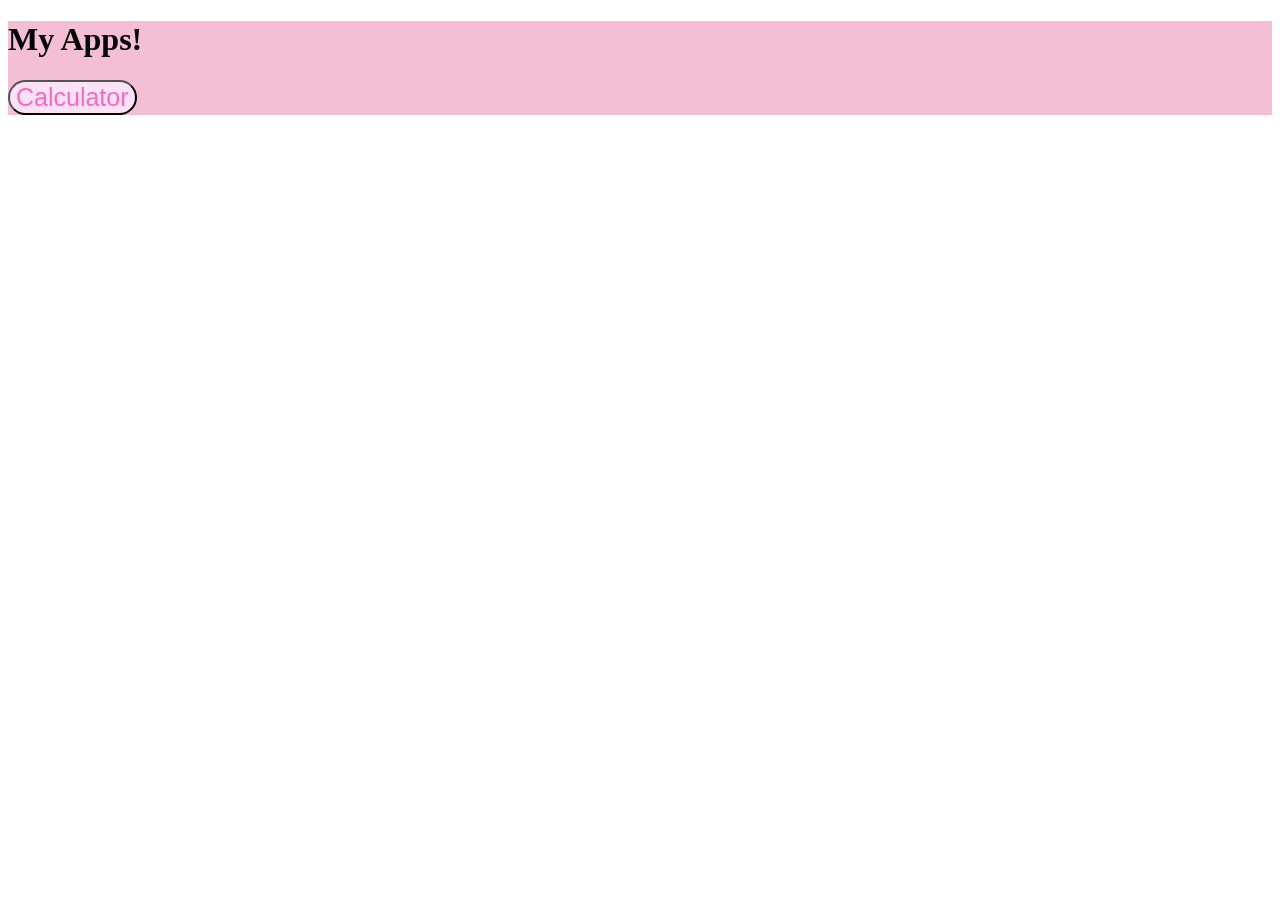
<file: Apps.html>
<!DOCTYPE html>
<html lang="en">
<head>
    <link rel="icon" type="image/png" href="media/15A54B8C-978A-44A6-AA77-D14038CFE1F2.PNG">
        <title>Apps</title>
</head>
<body>
    <header style="background-color: rgb(244, 190, 213);">
        <h1>My Apps!</h1>
        
        <a href="Calculator.html"
        target="_blank"
        title="Goes to Calculator">
            <button style="font-size: 25px; background-color: rgb(253, 226, 247); color: hotpink; border-radius: 25px;">Calculator</button>
        </a>
    </header>

    <main>

    </main>
</body>
</html>
</file>
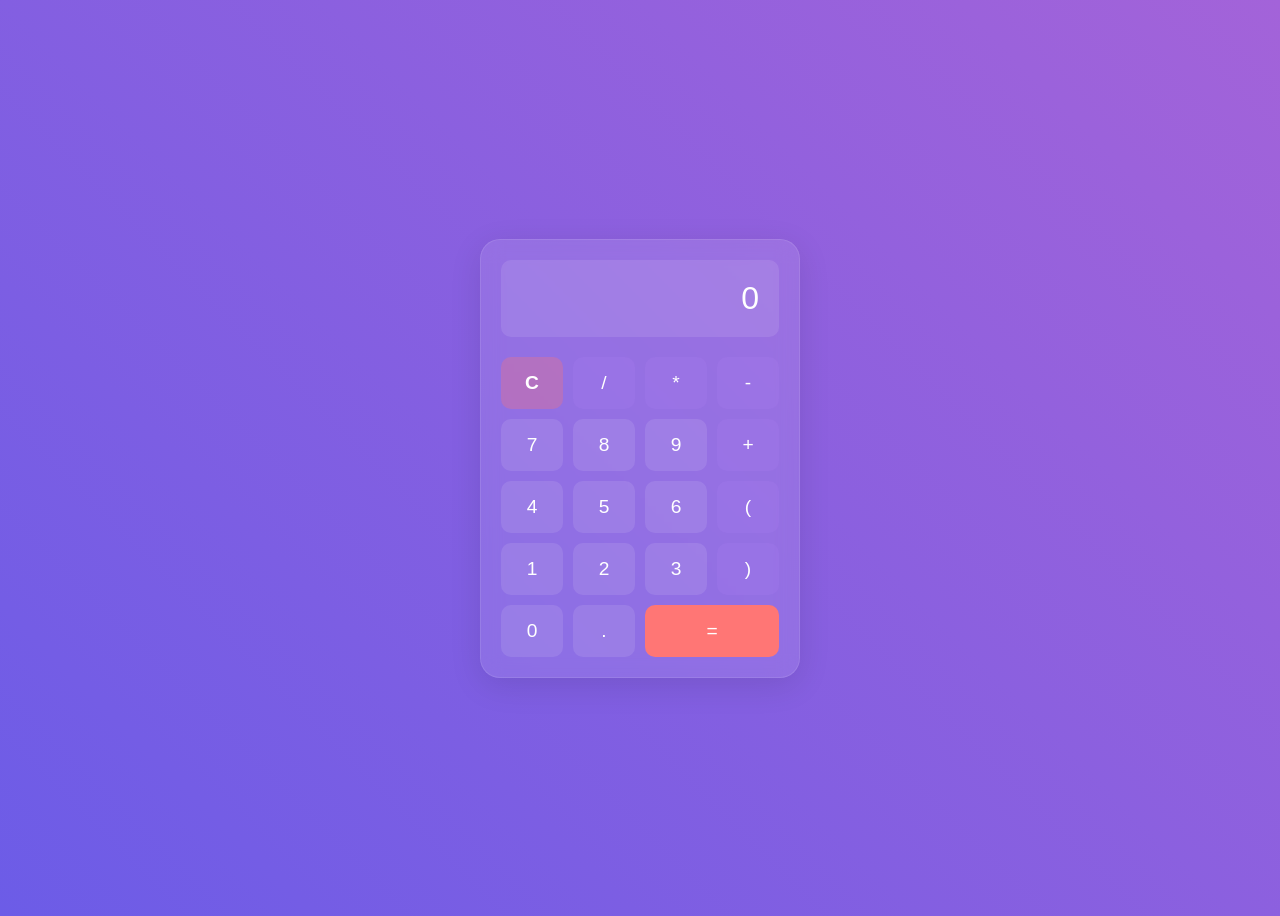
<file: Calculator.html>
<!DOCTYPE html>
<html>
<head>
    <link rel="icon" type="image/png" href="media/15A54B8C-978A-44A6-AA77-D14038CFE1F2.PNG">
        <title>Calculator</title>
        <!-- link to css -->
        <link rel="stylesheet" href="calculator.css">
</head>
<body>
    <div class="calculator">
        <div class="display">0</div>
        <div class="buttons">
            <button class="clear" onclick="clearDisplay()">C</button>
            <button class="operator" onclick="appendToDisplay('/')">/</button>
            <button class="operator" onclick="appendToDisplay('*')">*</button>
            <button class="operator" onclick="appendToDisplay('-')">-</button>
            <button onclick="appendToDisplay('7')">7</button>
            <button onclick="appendToDisplay('8')">8</button>
            <button onclick="appendToDisplay('9')">9</button>
            <button class="operator" onclick="appendToDisplay('+')">+</button>
            <button onclick="appendToDisplay('4')">4</button>
            <button onclick="appendToDisplay('5')">5</button>
            <button onclick="appendToDisplay('6')">6</button>
            <button class="operator" onclick="appendToDisplay('(')">(</button>
            <button onclick="appendToDisplay('1')">1</button>
            <button onclick="appendToDisplay('2')">2</button>
            <button onclick="appendToDisplay('3')">3</button>
            <button class="operator" onclick="appendToDisplay(')')">)</button>
            <button onclick="appendToDisplay('0')">0</button>
            <button onclick="appendToDisplay('.')">.</button>
            <button class="equals" onclick="calculate()" style="grid-column: span 2">=</button>
        </div>
    </div>
<!-- link to css -->
    <script src="calculator.js"> </script>



</body>
</html>
</file>
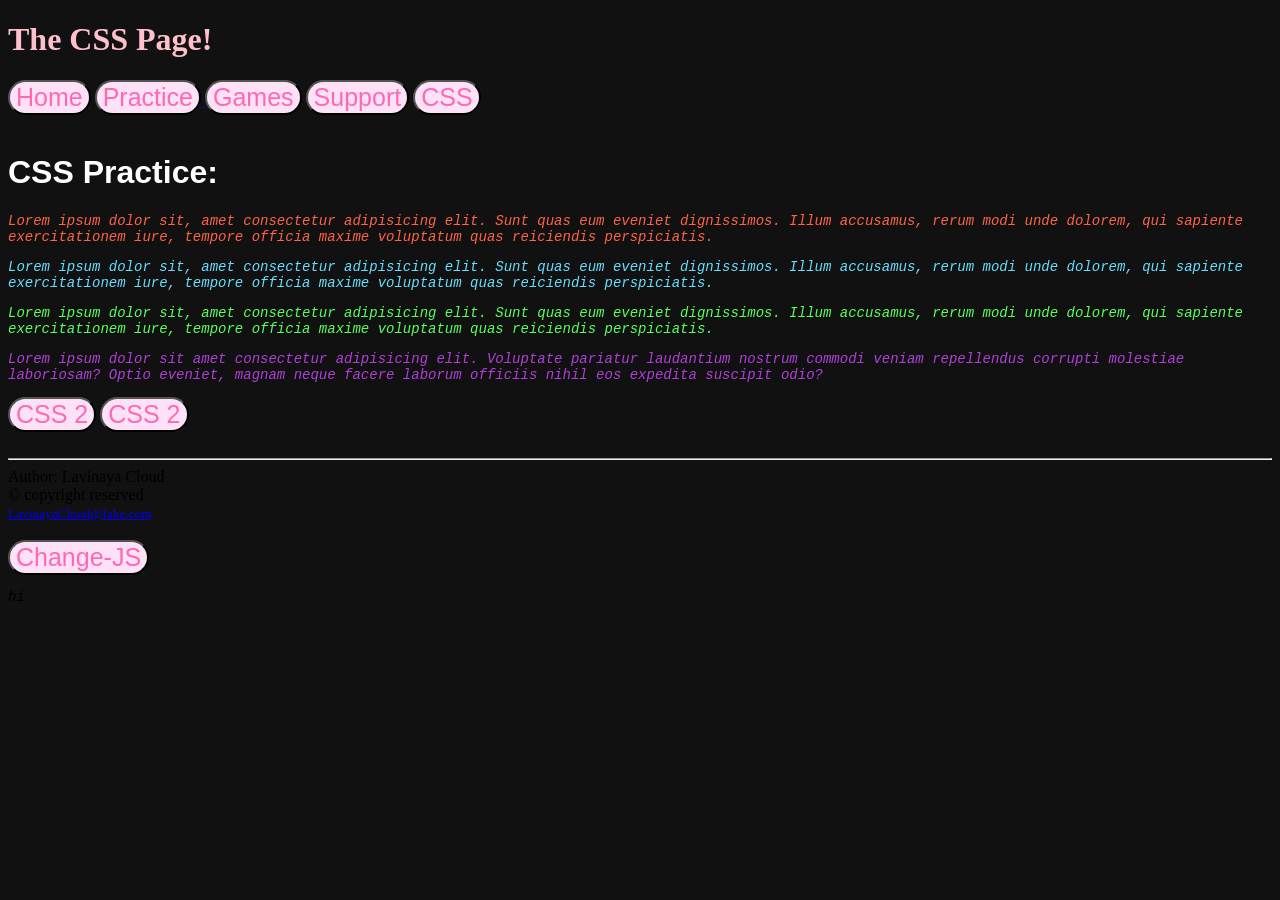
<file: CSS.html>
<!DOCTYPE html>
<html lang="en">
<head>
    <meta charset="UTF-8">
    <meta name="viewport" content="width=device-width, initial-scale=1.0">
    <link rel="icon" type="image/png" href="media/15A54B8C-978A-44A6-AA77-D14038CFE1F2.PNG">
    <title>My CSS Page</title>
    <link rel="stylesheet" href="style.css">
</head>
<body>
    <header>
            <h1 style=color:pink id="cssheader">The CSS Page! </h1>
        
            <a href="Home">
                <button style="font-size: 25px; background-color: rgb(253, 226, 247); color: hotpink; border-radius: 25px;">Home</button></a>
            <a href="Practice_Page.html"
            target="_blank"
            title="Goes to Practice Page">
                <button style="font-size: 25px; background-color: rgb(253, 226, 247); color: hotpink; border-radius: 25px;">Practice</button>
            </a>
            <a href="Games">
                <button style="font-size: 25px; background-color: rgb(253, 226, 247); color: hotpink; border-radius: 25px;">Games</button></a>
            <a href="Support!">
                <button style="font-size: 25px; background-color: rgb(253, 226, 247); color: hotpink; border-radius: 25px;">Support</button></a>
            <a href="CSS.html"
            target="_blank"
            title="Goes to CSS Page">
                <button style="font-size: 25px; background-color: rgb(253, 226, 247); color: hotpink; border-radius: 25px;">CSS</button></a>
                <br><br>
    </header>
    <main>
        <!-- CSS = Cascading Style Sheet -->
        <!-- Inline, Internal, External -->

        <h1 id="mainh1">CSS Practice:</h1>

        <p id="p1" class="odd">Lorem ipsum dolor sit, amet consectetur adipisicing elit. Sunt quas eum eveniet dignissimos. Illum accusamus, rerum modi unde dolorem, qui sapiente exercitationem iure, tempore officia maxime voluptatum quas reiciendis perspiciatis.
        </p>
        <p id="p2" class="even">Lorem ipsum dolor sit, amet consectetur adipisicing elit. Sunt quas eum eveniet dignissimos. Illum accusamus, rerum modi unde dolorem, qui sapiente exercitationem iure, tempore officia maxime voluptatum quas reiciendis perspiciatis.
        </p>
        <p id="p3" class="odd">Lorem ipsum dolor sit, amet consectetur adipisicing elit. Sunt quas eum eveniet dignissimos. Illum accusamus, rerum modi unde dolorem, qui sapiente exercitationem iure, tempore officia maxime voluptatum quas reiciendis perspiciatis.
        </p>
        <p id="p4" class="even">
        Lorem ipsum dolor sit amet consectetur adipisicing elit. Voluptate pariatur laudantium nostrum commodi veniam repellendus corrupti molestiae laboriosam? Optio eveniet, magnam neque facere laborum officiis nihil eos expedita suscipit odio?
        </p>

         <a href="CSS2.html"
            target="_blank"
            title="Goes to CSS Page 2">
                <button style="font-size: 25px; background-color: rgb(253, 226, 247); color: hotpink; border-radius: 25px;">CSS 2</button></a>
                
         <a href="Fonts.html"
            target="_blank"
            title="Goes to Fonts Page ">
                <button style="font-size: 25px; background-color: rgb(253, 226, 247); color: hotpink; border-radius: 25px;">CSS 2</button></a>
                
                <br><br>

    </main>
    <footer>
            <hr>
            Author: Lavinaya Cloud<br>
            &copy copyright reserved<br>
            <small><a href="LavinayaCloud@fake.com">LavinayaCloud@fake.com</a></small>
            <br><br>


        <button onclick="change()" style="font-size: 25px; background-color: rgb(253, 226, 247); color: hotpink; border-radius: 25px;">Change-JS</button>

        <p id="greeting">hi</p>
        <script>
            function change(){
                document.getElementById("greeting").innerHTML = "Goodbye";
            }
        </script>
        </footer>
</body>
</html>
</file>
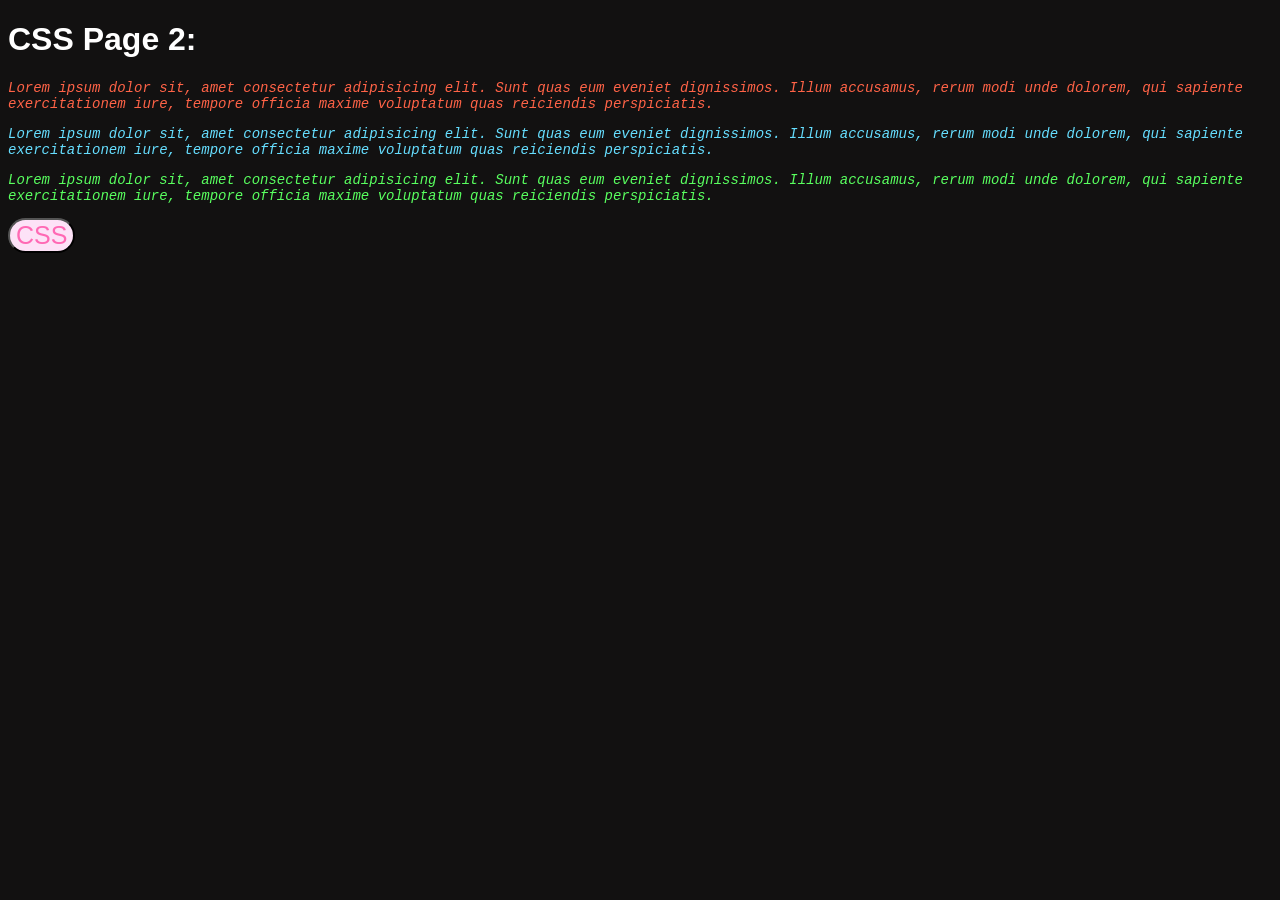
<file: CSS2.html>
<!DOCTYPE html>
<html lang="en">
<head>
    <meta charset="UTF-8">
    <meta name="viewport" content="width=device-width, initial-scale=1.0">
    <title>CSS 2</title>
    <link rel="stylesheet" href="style.css">
</head>
<body>

    <main>
    <h1 id="mainh1">CSS Page 2:</h1>

        <p id="p1" class="odd">Lorem ipsum dolor sit, amet consectetur adipisicing elit. Sunt quas eum eveniet dignissimos. Illum accusamus, rerum modi unde dolorem, qui sapiente exercitationem iure, tempore officia maxime voluptatum quas reiciendis perspiciatis.
        </p>
        <p id="p2" class="even">Lorem ipsum dolor sit, amet consectetur adipisicing elit. Sunt quas eum eveniet dignissimos. Illum accusamus, rerum modi unde dolorem, qui sapiente exercitationem iure, tempore officia maxime voluptatum quas reiciendis perspiciatis.
        </p>
        <p id="p3" class="odd">Lorem ipsum dolor sit, amet consectetur adipisicing elit. Sunt quas eum eveniet dignissimos. Illum accusamus, rerum modi unde dolorem, qui sapiente exercitationem iure, tempore officia maxime voluptatum quas reiciendis perspiciatis.
        </p>

    <a href="CSS.html"
            target="_blank"
            title="Goes to CSS Page">
                <button style="font-size: 25px; background-color: rgb(253, 226, 247); color: hotpink; border-radius: 25px;">CSS</button></a>
                <br><br>

    </main>
</body>
</html>
</file>
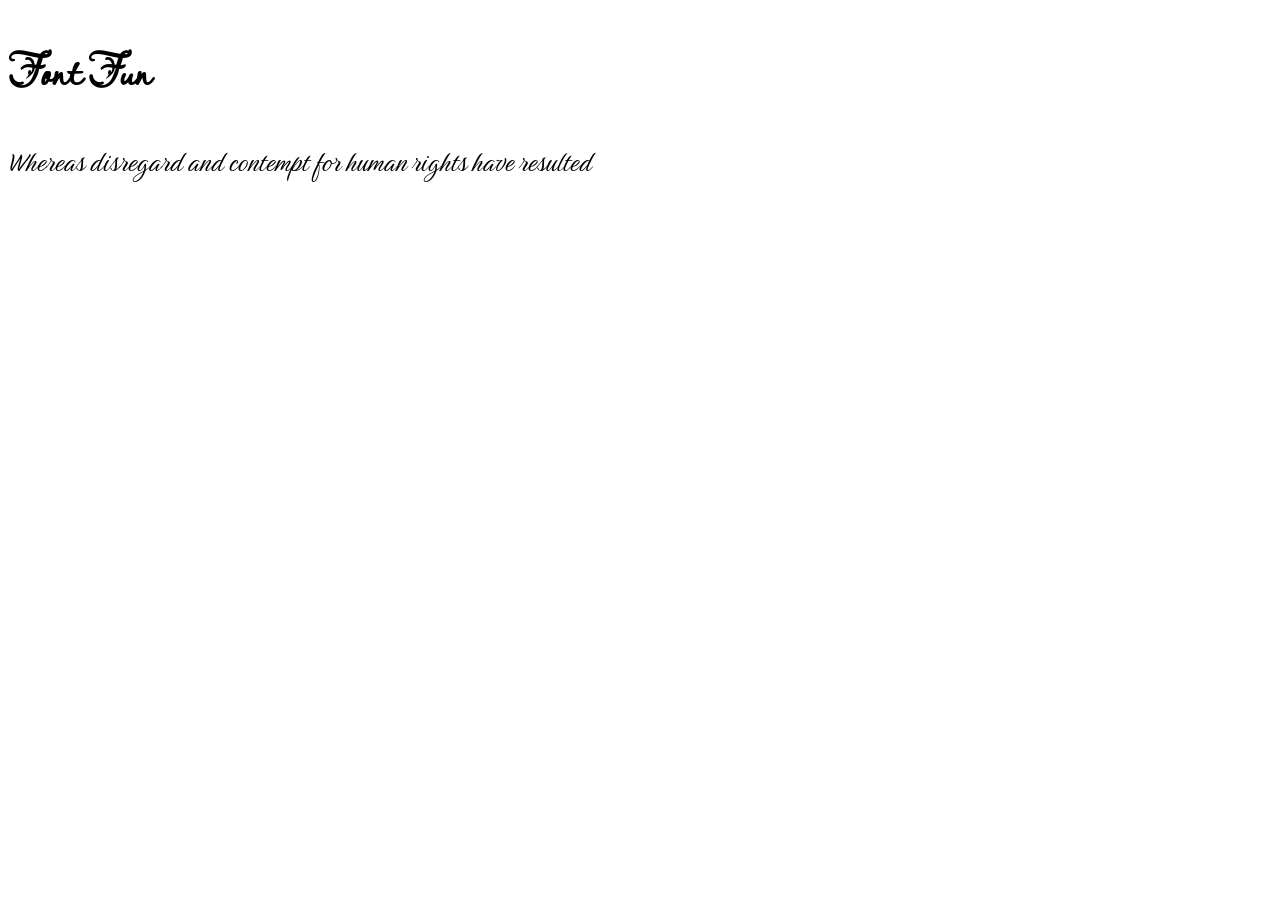
<file: Fonts.html>
<!DOCTYPE html>
<html lang="en">
<head>
    <meta charset="UTF-8">
    <meta name="viewport" content="width=device-width, initial-scale=1.0">
    <title>Font Fun</title>
    <link rel="stylesheet" href="fonts.css">
    </head>

<body>
    <h1>Font Fun</h1>
    <p>Whereas disregard and contempt for human rights have resulted</p>
</body>
</html>
</file>
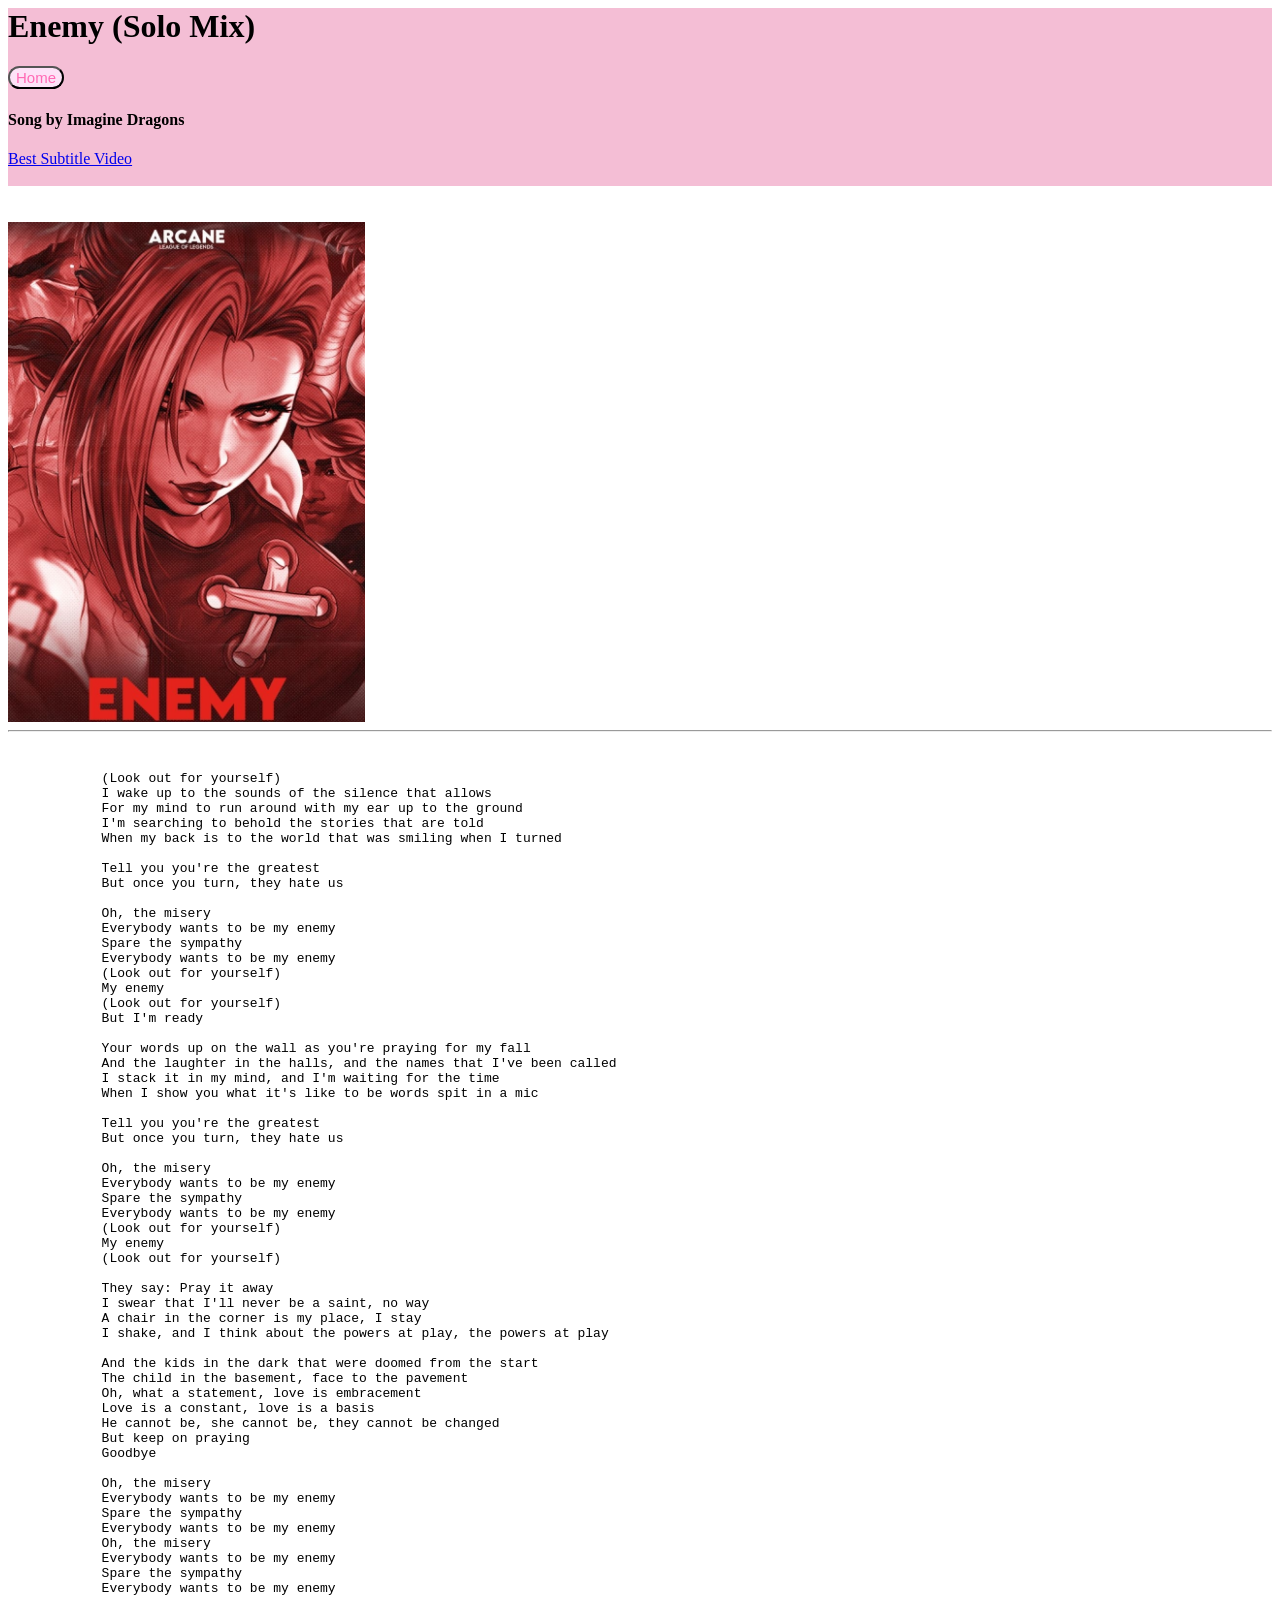
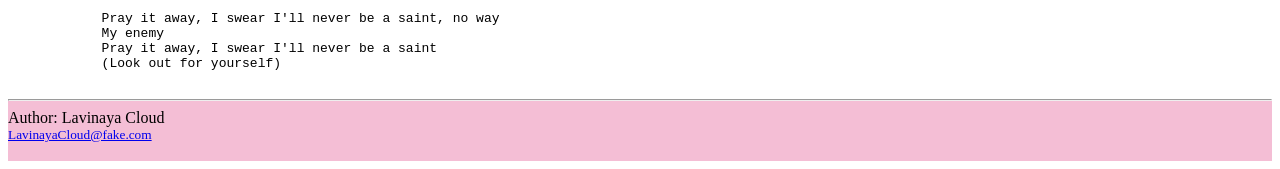
<file: lyrics.html>
<DOCTYPE html>
<html>
    <head>
        <title>My Song Lyrics</title>
    </head>
    <body>
        <header style="background-color: rgb(244, 190, 213);">
            <h1>Enemy (Solo Mix)</h1>
        
            <a href="Home">
                <button style="font-size: 15px; background-color: rgb(253, 226, 247); color: hotpink; border-radius: 25px;">Home</button></a>
        
            
            <h4>Song by Imagine Dragons</h4>
            <a href="https://www.youtube.com/watch?v=cp0KO42YXf4"
            target="_blank">
            Best Subtitle Video
            </a>

            <br><br>
        </header>

        <main>

        <br><br>

        <a href="https://www.youtube.com/watch?v=cp0KO42YXf4"
        target="_blank">
        <img src="media/a11f15ef9dac96d742e187c9d58d3a40.jpg"
        height="500"
        alt="album art cover">
        </a>

        <hr>
        <br>
        <pre>
            (Look out for yourself)
            I wake up to the sounds of the silence that allows
            For my mind to run around with my ear up to the ground
            I'm searching to behold the stories that are told
            When my back is to the world that was smiling when I turned

            Tell you you're the greatest
            But once you turn, they hate us

            Oh, the misery
            Everybody wants to be my enemy
            Spare the sympathy
            Everybody wants to be my enemy
            (Look out for yourself)
            My enemy
            (Look out for yourself)
            But I'm ready

            Your words up on the wall as you're praying for my fall
            And the laughter in the halls, and the names that I've been called
            I stack it in my mind, and I'm waiting for the time
            When I show you what it's like to be words spit in a mic

            Tell you you're the greatest
            But once you turn, they hate us

            Oh, the misery
            Everybody wants to be my enemy
            Spare the sympathy
            Everybody wants to be my enemy
            (Look out for yourself)
            My enemy
            (Look out for yourself)

            They say: Pray it away
            I swear that I'll never be a saint, no way
            A chair in the corner is my place, I stay
            I shake, and I think about the powers at play, the powers at play

            And the kids in the dark that were doomed from the start
            The child in the basement, face to the pavement
            Oh, what a statement, love is embracement
            Love is a constant, love is a basis
            He cannot be, she cannot be, they cannot be changed
            But keep on praying
            Goodbye

            Oh, the misery
            Everybody wants to be my enemy
            Spare the sympathy
            Everybody wants to be my enemy
            Oh, the misery
            Everybody wants to be my enemy
            Spare the sympathy
            Everybody wants to be my enemy

            Pray it away, I swear I'll never be a saint, no way
            My enemy
            Pray it away, I swear I'll never be a saint
            (Look out for yourself)
        </pre>

        </main>
        <footer style="background-color: rgb(244, 190, 213);">
            <hr>
            Author: Lavinaya Cloud<br>
            <small><a href="LavinayaCloud@fake.com">LavinayaCloud@fake.com</a></small>
            <br><br></footer>
    </body>
</html>    
</DOCTYPE>
</file>
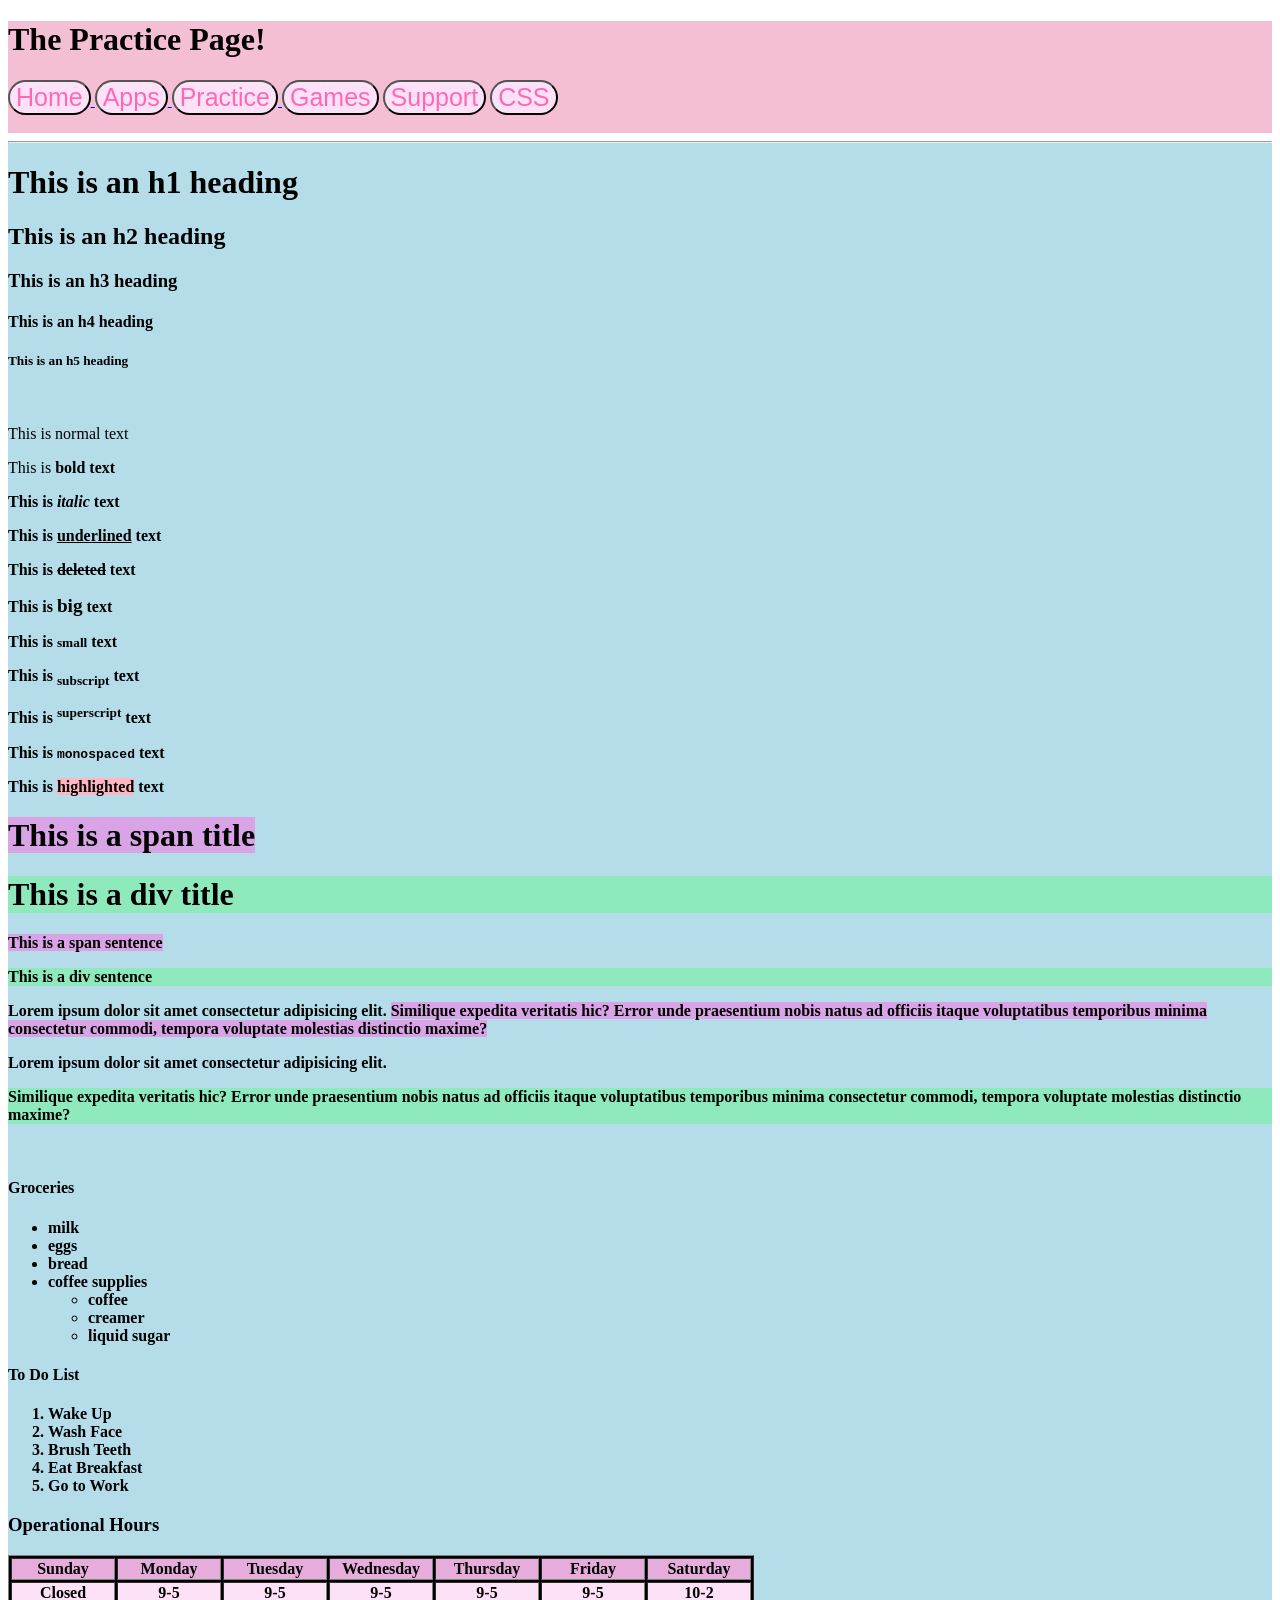
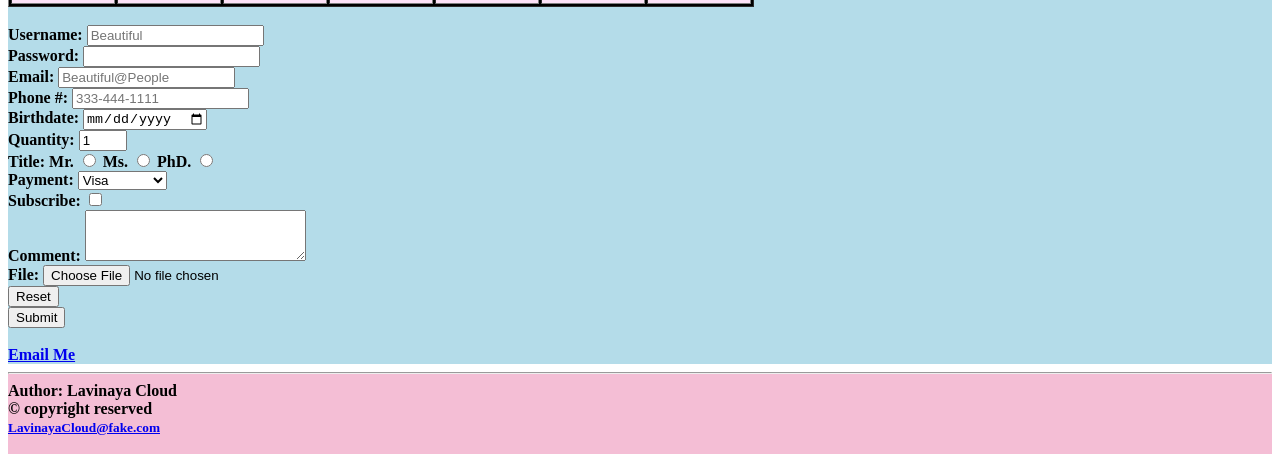
<file: Practice_Page.html>
<!DOCTYPE html>
<html lang="en">
<head>
    <meta charset="UTF-8">
    <meta name="viewport" content="width=device-width, initial-scale=1.0">

    <link rel="icon" type="image/png" href="media/15A54B8C-978A-44A6-AA77-D14038CFE1F2.PNG">
    <title>The Practice Page</title>
    <style>
        main{
            background-color: rgb(180, 220, 233);
        }
    </style>
    
</head>
<body>
    <header style="background-color: rgb(244, 190, 213);">
            <h1>The Practice Page!</h1>
        
            <a href="index.html"
            target="_blank"
            title="Goes to Home Page">
                <button style="font-size: 25px; background-color: rgb(253, 226, 247); color: hotpink; border-radius: 25px;">Home</button>
            </a>
            <a href="Apps.html"
            target="_blank"
            title="Goes to Apps Page">
                <button style="font-size: 25px; background-color: rgb(253, 226, 247); color: hotpink; border-radius: 25px;">Apps</button>
            </a>
            <a href="Practice_Page.html"
            target="_blank"
            title="Goes to Practice Page">
                <button style="font-size: 25px; background-color: rgb(253, 226, 247); color: hotpink; border-radius: 25px;">Practice</button>
            </a>
            <a href="Games">
                <button style="font-size: 25px; background-color: rgb(253, 226, 247); color: hotpink; border-radius: 25px;">Games</button></a>
            <a href="Support!">
                <button style="font-size: 25px; background-color: rgb(253, 226, 247); color: hotpink; border-radius: 25px;">Support</button></a>
            <a href="CSS.html"
            target="_blank"
            title="Goes to CSS Page">
                <button style="font-size: 25px; background-color: rgb(253, 226, 247); color: hotpink; border-radius: 25px;">CSS</button></a>
                <br><br>
        </header>
    <main>
    
    <hr>
        <h1>This is an h1 heading</h1>
        <h2>This is an h2 heading</h2>
        <h3>This is an h3 heading</h3>
        <h4>This is an h4 heading</h4>
        <h5>This is an h5 heading</h5>

        
        <br>

        <p>This is normal text</p>
        <p>This is <b>bold</bcat> text</p>
        <p>This is <i>italic</i> text</p>
        <p>This is <u>underlined</u> text</p>
        <p>This is <del>deleted</del> text</p>
        <p>This is <big>big</big> text</p>
        <p>This is <small>small</small> text</p>
        <p>This is <sub>subscript</sub> text</p>
        <p>This is <sup>superscript</sup> text</p>
        <p>This is <tt>monospaced</tt> text</p>
        <p>This is <mark style="background-color: lightpink;">highlighted</mark> text</p>

        <!-- This is a comment -->
        <!-- GROUP TOGETHER HTML -->
        <!-- <span> inline container to group elements for styling purposes -->
        <!-- <div> block container to group elements for styling purposes -->

        <h1><span style="background-color: rgb(217, 164, 230);">This is a span title</span></h1>
        <h1><div style="background-color: rgb(142, 234, 189);">This is a div title</div></h1>

        <p><span style="background-color: rgb(217, 164, 230);">This is a span sentence</span></p>
        <p><div style="background-color: rgb(142, 234, 189);">This is a div sentence</div></p>

        <p>Lorem ipsum dolor sit amet consectetur adipisicing elit. <span style="background-color: rgb(217, 164, 230);">Similique expedita veritatis hic? Error unde praesentium nobis natus ad officiis itaque voluptatibus temporibus minima consectetur commodi, tempora voluptate molestias distinctio maxime?</span></p>

        <p>Lorem ipsum dolor sit amet consectetur adipisicing elit. <div style="background-color: rgb(142, 234, 189);">Similique expedita veritatis hic? Error unde praesentium nobis natus ad officiis itaque voluptatibus temporibus minima consectetur commodi, tempora voluptate molestias distinctio maxime?</div></p>

        
       

        <br>

        <!-- Unordered List -->
        <h4>Groceries</h4> 
        <ul>
            <li>milk</li>
            <li>eggs</li>
            <li>bread</li>
            <li>coffee supplies</li>
            <ul>
                <li>coffee</li>
                <li>creamer</li>
                <li>liquid sugar</li>
            </ul>
        </ul>

        <!-- Ordered List -->
         <h4>To Do List</h4>
        <ol>
            <li>Wake Up</li>
            <li>Wash Face</li>
            <li>Brush Teeth</li>
            <li>Eat Breakfast</li>
            <li>Go to Work</li>
        </ol>

        <h3>Operational Hours</h3>

        <table border="1" style="background-color: black;">
            <tr align="center" style="background-color: rgb(230, 173, 220);">
                <th width="100">Sunday</th>
                <th width="100">Monday</th>
                <th width="100">Tuesday</th>
                <th width="100">Wednesday</th>
                <th width="100">Thursday</th>
                <th width="100">Friday</th>
                <th width="100">Saturday</th>
            </tr>
            <tr align="center" style="background-color: rgb(253, 226, 247);">
                <td>Closed</td>
                <td>9-5</td>
                <td>9-5</td>
                <td>9-5</td>
                <td>9-5</td>
                <td>9-5</td>
                <td>10-2</td>
            </tr>
        </table>

        <br>
        <form action="index.php" method="POST" entype="multipart/form-dat">

            <label for="username">Username:</label>
            <input type="text" id="username" placeholder="Beautiful" minlength="6" maxlength="15" required><br>

            <label for="password">Password:</label>
            <input type="password" id="password"><br>

            <label for="email">Email:</label>
            <input type="email" id="email" placeholder="Beautiful@People"><br>

            <label for="phone">Phone #:</label>
            <input type="tel" id="phone" placeholder="333-444-1111" pattern="[0-9]{3}-[0-9]{3}-[0-9]{4}"><br>

            <label for="bday">Birthdate:</label>
            <input type="date" id="bday"><br>

            <label for="quantity">Quantity:</label>
            <input type="number" id="quantity" min="0" max="99" value="1"><br>

            <label for="title">Title:</label>

            <label for="Mr.">Mr.</label>
            <input type="radio" id="Mr." value="Mr." name="title">
            <label for="Ms.">Ms.</label>
            <input type="radio" id="MS." value="Ms." name="title">
            <label for="PhD.">PhD.</label>
            <input type="radio" id="PhD." value="PhD." name="title"><br>

            <label for="payment">Payment:</label>
            <select id="payment">
                <option value="visa">Visa</option>
                <option value="mastercard">Mastercard</option>
                <option value="giftcard">Giftcard</option>
            </select><br>

            <label for="subscribe">Subscribe:</label>
            <input type="checkbox" id="subscribe"><br>

            <label for="comment">Comment:</label>
            <textarea id="comment" rows="3" cols="25"></textarea><br>

            <label for="file">File:</label>
            <input type="file" id="file" accept="image/png, image/jpeg, image/jpg"><br>
            

            <input type="reset"><br>
            <input type="submit">
        
        </form>
        <br>

        <a href="mailto:test@fake.com">
        Email Me
        </a>



    </main>
        <footer style="background-color: rgb(244, 190, 213);">
            <hr>
            Author: Lavinaya Cloud<br>
            &copy copyright reserved<br>
            <small><a href="LavinayaCloud@fake.com">LavinayaCloud@fake.com</a></small>
            <br><br>
        </footer>
</body>
</html>
</file>
<file: calculator.css>
:root {
    --primary-color: #6c5ce7;
    --secondary-color: #a363d9;
    --accent-color: #ff7675;
    --glass-color: rgba(255, 255, 255, 0.1);
}

*{
    margine: 0;
    padding: 0;
    box-sizing: border-box;
    font-family: 'Segoe UI', sans-serif;
}

body {
    min-height: 100vh;
    display: flex;
    justify-content: center;
    align-items: center;
    background: linear-gradient(45deg, var(--primary-color), var(--secondary-color));
}

.calculator {
    background: var(--glass-color);
    backdrop-filter: blur(10px);
    padding: 20px;
    border-radius: 20px;
    box-shadow: 0 8px 32px rgba(0, 0, 0, 0.1);
    border: 1px solid rgba(255, 255, 255, 0.1);
    width: 320px;
}

.display {
    background: var(--glass-color);
    padding: 20px;
    border-radius: 10px;
    margin-bottom: 20px;
    text-align: right;
    font-size: 2em;
    color: white;
    overflow: hidden;
    text-overflow: ellipsis;
}

.buttons {
    display: grid;
    grid-template-columns: repeat(4, 1fr);
    gap: 10px;
}

button {
    padding: 15px;
    border: none;
    border-radius: 10px;
    font-size: 1.2em;
    cursor: pointer;
    background: var(--glass-color);
    color: white;
    transition: all 0.3s ease;
}

button:hover {
    background: rgba(255, 255, 255, 0.2);
    transform: scale(1.05);
}

button:active {
    transform: scale(0.95);
}

.operator {
    background: rgba(172, 126, 241, 0.2);
}

.equals {
    background: var(--accent-color);
}

.clear {
    background: rgba(255, 118, 117, 0.3);
    font-weight: bold;
}
</file>
<file: style.css>
body{
    background-color: hsl(0, 3%, 7%);
}
#mainh1{
    color: white; font-family: verdana, arial;
}
p{
    font-family: lucida console, courier new;
    font-size: 14px;
    font-weight: normal;
    font-style: italic;
}
#p1{
    color: tomato;
}
#p2{
    color: rgb(102, 222, 255);
}
#p3{
    color: #59ff5f;
}
#p4{
    color: hsl(284, 67%, 55%);
}
</file>
<file: fonts.css>
@font-face{
    src: url(fonts/LavishlyYours-Regular.ttf);
    font-family: Lavishly-Yours;
}
@font-face{
    src: url(fonts/Birthstone-Regular.ttf);
    font-family: Birthstone-Regular;
}

h1{
    font-family: Lavishly-Yours;
    font-size: 3em;
}
p{
    font-family: Birthstone-Regular;
    font-size: 2em;

}
</file>
